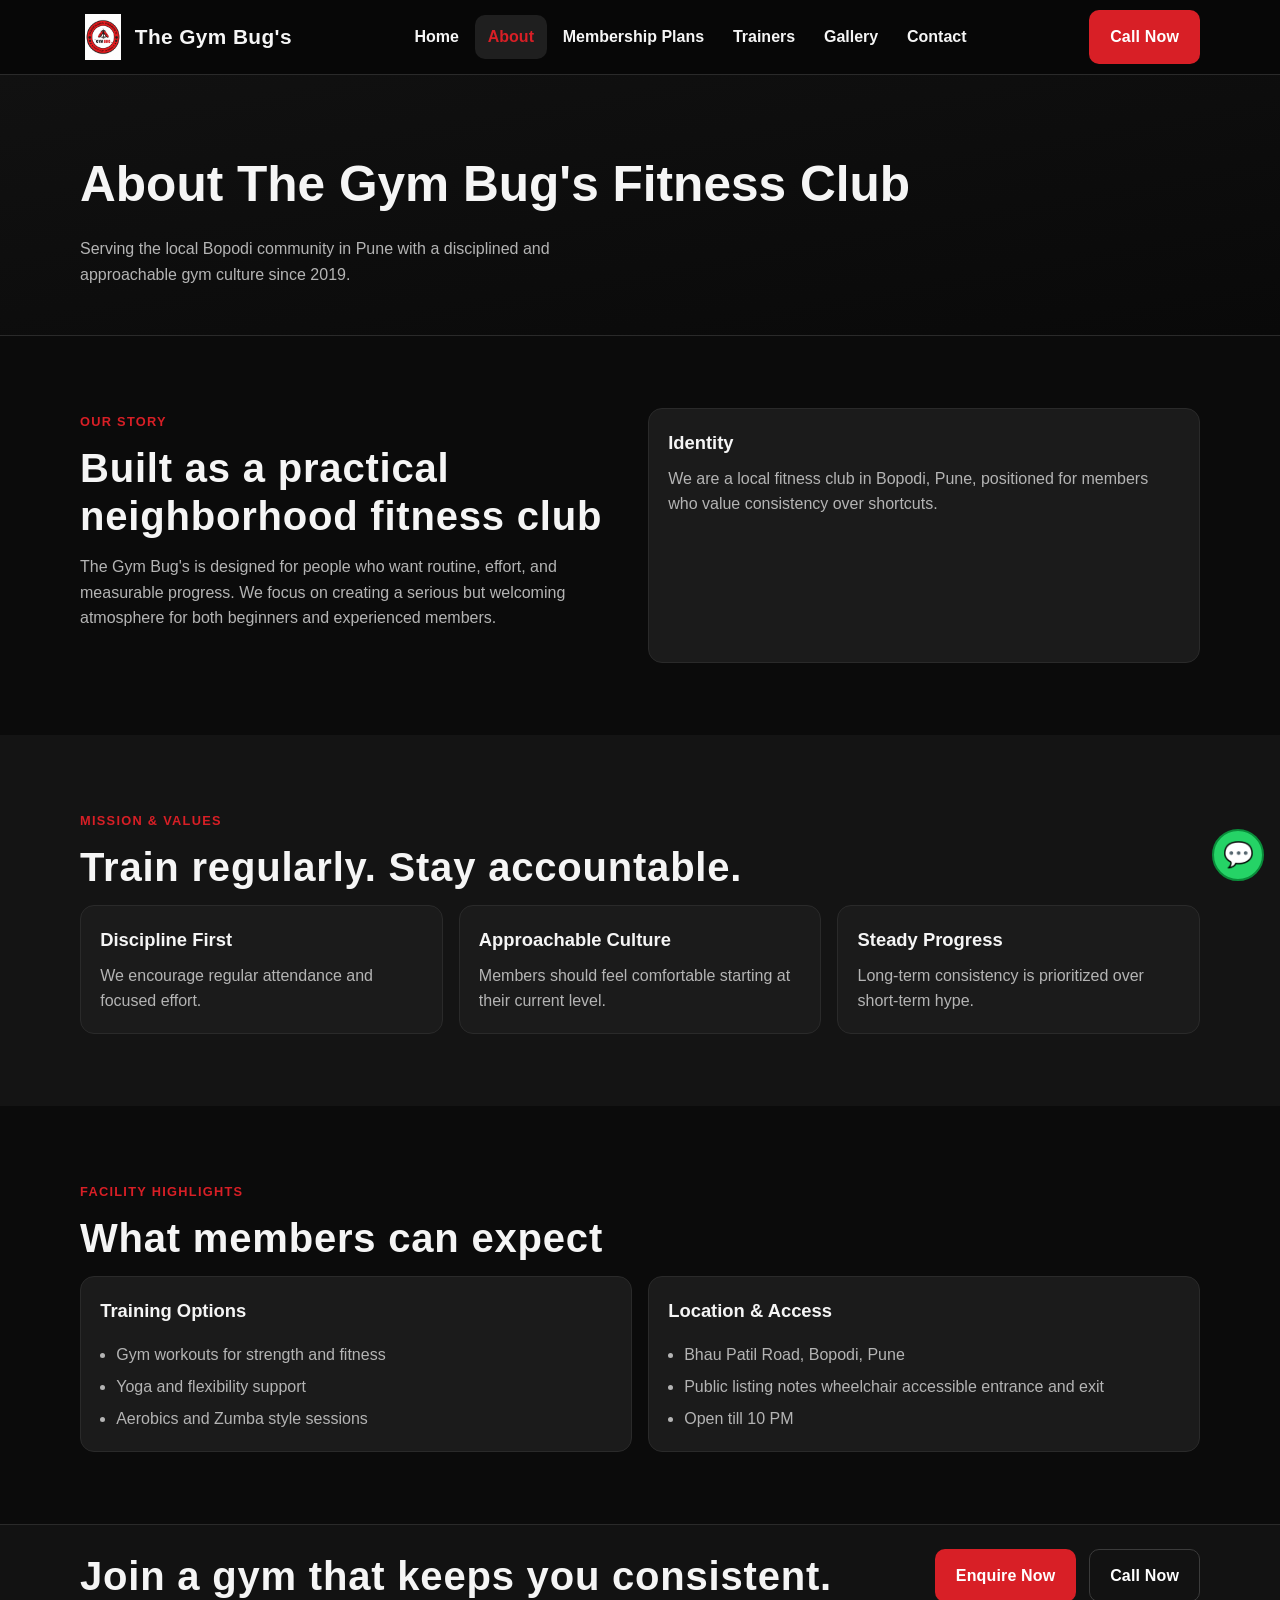
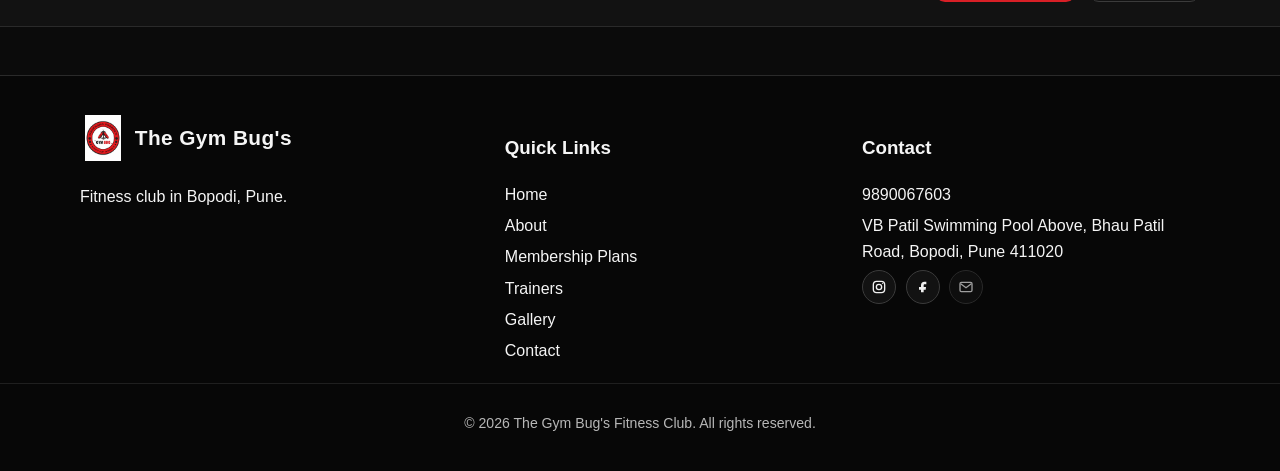
<file: about.html>
<!doctype html>
<html lang="en">
  <head>
    <meta charset="UTF-8" />
    <meta name="viewport" content="width=device-width, initial-scale=1.0" />
    <title>About The Gym Bug's | Fitness Club in Bopodi Pune</title>
    <meta
      name="description"
      content="Learn about The Gym Bug's Fitness Club in Bopodi, Pune. A practical local gym environment focused on discipline and regular training."
    />
    <link rel="stylesheet" href="styles.css" />
  </head>
  <body>
    <header class="site-header">
      <div class="container">
        <a class="logo" href="index.html"><img src="/assets/pics/Gymbugs_logo (2).png" alt="The Gym Bug's logo" /> <span>The Gym Bug's</span></a>
        <button class="menu-toggle" data-menu-toggle aria-label="Open menu">☰</button>
        <nav class="main-nav" data-mobile-menu aria-label="Primary navigation" aria-hidden="true">
          <div class="menu-top">
            <strong>Menu</strong>
            <button class="menu-close" data-menu-close aria-label="Close menu">✕</button>
          </div>
          <ul class="nav-list">
            <li><a data-close-menu href="index.html">Home</a></li>
            <li><a class="active" data-close-menu href="index.html#about">About</a></li>
            <li><a data-close-menu href="index.html#plans">Membership Plans</a></li>
            <li><a data-close-menu href="index.html#trainers">Trainers</a></li>
            <li><a data-close-menu href="index.html#gallery">Gallery</a></li>
            <li><a data-close-menu href="index.html#contact">Contact</a></li>
          </ul>
        </nav>
        <a class="btn btn-primary desktop-cta" href="tel:+919890067603">Call Now</a>
      </div>
    </header>
    <div class="nav-overlay" data-menu-overlay></div>

    <main>
      <section class="page-hero">
        <div class="container">
          <h1>About The Gym Bug's Fitness Club</h1>
          <p>Serving the local Bopodi community in Pune with a disciplined and approachable gym culture since 2019.</p>
        </div>
      </section>

      <section class="section">
        <div class="container grid grid-2">
          <div>
            <span class="eyebrow">Our Story</span>
            <h2 class="section-title">Built as a practical neighborhood fitness club</h2>
            <p class="section-subtitle">
              The Gym Bug's is designed for people who want routine, effort, and measurable progress. We focus on
              creating a serious but welcoming atmosphere for both beginners and experienced members.
            </p>
          </div>
          <div class="card">
            <h3>Identity</h3>
            <p>
              We are a local fitness club in Bopodi, Pune, positioned for members who value consistency over shortcuts.
            </p>
          </div>
        </div>
      </section>

      <section class="section section-light">
        <div class="container">
          <span class="eyebrow">Mission &amp; Values</span>
          <h2 class="section-title">Train regularly. Stay accountable.</h2>
          <div class="grid grid-3">
            <article class="card">
              <h3>Discipline First</h3>
              <p>We encourage regular attendance and focused effort.</p>
            </article>
            <article class="card">
              <h3>Approachable Culture</h3>
              <p>Members should feel comfortable starting at their current level.</p>
            </article>
            <article class="card">
              <h3>Steady Progress</h3>
              <p>Long-term consistency is prioritized over short-term hype.</p>
            </article>
          </div>
        </div>
      </section>

      <section class="section">
        <div class="container">
          <span class="eyebrow">Facility Highlights</span>
          <h2 class="section-title">What members can expect</h2>
          <div class="grid grid-2">
            <div class="card">
              <h3>Training Options</h3>
              <ul class="list">
                <li>Gym workouts for strength and fitness</li>
                <li>Yoga and flexibility support</li>
                <li>Aerobics and Zumba style sessions</li>
              </ul>
            </div>
            <div class="card">
              <h3>Location &amp; Access</h3>
              <ul class="list">
                <li>Bhau Patil Road, Bopodi, Pune</li>
                <li>Public listing notes wheelchair accessible entrance and exit</li>
                <li>Open till 10 PM</li>
              </ul>
            </div>
          </div>
        </div>
      </section>

      <section class="cta-band">
        <div class="container">
          <h2 class="section-title" style="margin:0;">Join a gym that keeps you consistent.</h2>
          <div class="hero-actions">
            <a class="btn btn-primary" href="contact.html">Enquire Now</a>
            <a class="btn btn-secondary" href="tel:+919890067603">Call Now</a>
          </div>
        </div>
      </section>
    </main>

    <footer class="site-footer">
      <div class="container footer-grid">
        <div>
          <a class="logo" href="index.html"><img src="/assets/pics/Gymbugs_logo (2).png" alt="The Gym Bug's logo" /> <span>The Gym Bug's</span></a>
          <p>Fitness club in Bopodi, Pune.</p>
        </div>
        <div>
          <h3>Quick Links</h3>
          <ul class="footer-list">
            <li><a href="index.html">Home</a></li>
            <li><a href="about.html">About</a></li>
            <li><a href="membership.html">Membership Plans</a></li>
            <li><a href="trainers.html">Trainers</a></li>
            <li><a href="gallery.html">Gallery</a></li>
            <li><a href="contact.html">Contact</a></li>
          </ul>
        </div>
        <div>
          <h3>Contact</h3>
          <ul class="footer-list">
            <li><a href="tel:+919890067603">9890067603</a></li>
            <li>VB Patil Swimming Pool Above, Bhau Patil Road, Bopodi, Pune 411020</li>
            <li>
              <div class="social-icons" aria-label="Footer social links">
                <a class="social-icon" href="https://www.instagram.com/the_gym_bugs/" target="_blank" rel="noopener" aria-label="Instagram">
                  <svg viewBox="0 0 24 24" fill="none" aria-hidden="true"><rect x="3.5" y="3.5" width="17" height="17" rx="5" stroke="currentColor" stroke-width="2"/><circle cx="12" cy="12" r="4" stroke="currentColor" stroke-width="2"/><circle cx="17.5" cy="6.5" r="1" fill="currentColor"/></svg>
                </a>
                <a class="social-icon" href="https://www.facebook.com/share/18ibA7wGpL/" target="_blank" rel="noopener" aria-label="Facebook">
                  <svg viewBox="0 0 24 24" fill="none" aria-hidden="true"><path d="M14.5 8H17V4h-2.8C10.9 4 9 6 9 9.5V12H6v4h3v4h4v-4h3l.5-4H13V9.7c0-1 .4-1.7 1.5-1.7Z" fill="currentColor"/></svg>
                </a>
                <span class="social-icon disabled" aria-label="Email coming soon">
                  <svg viewBox="0 0 24 24" fill="none" aria-hidden="true"><rect x="3" y="5" width="18" height="14" rx="2" stroke="currentColor" stroke-width="2"/><path d="m4 7 8 6 8-6" stroke="currentColor" stroke-width="2"/></svg>
                </span>
              </div>
            </li>
          </ul>
        </div>
      </div>
      <div class="footer-bottom">
        <p>&copy; 2026 The Gym Bug's Fitness Club. All rights reserved.</p>
      </div>
    </footer>

    <div class="floating-whatsapp">
      <a href="https://wa.me/919890067603" target="_blank" rel="noopener" aria-label="Chat on WhatsApp">💬</a>
    </div>
    <div class="mobile-sticky-cta">
      <a class="btn btn-primary" href="tel:+919890067603">Call Now</a>
      <a class="btn btn-secondary" href="https://wa.me/919890067603" target="_blank" rel="noopener">WhatsApp</a>
    </div>
    <script src="script.js"></script>
  </body>
</html>
</file>
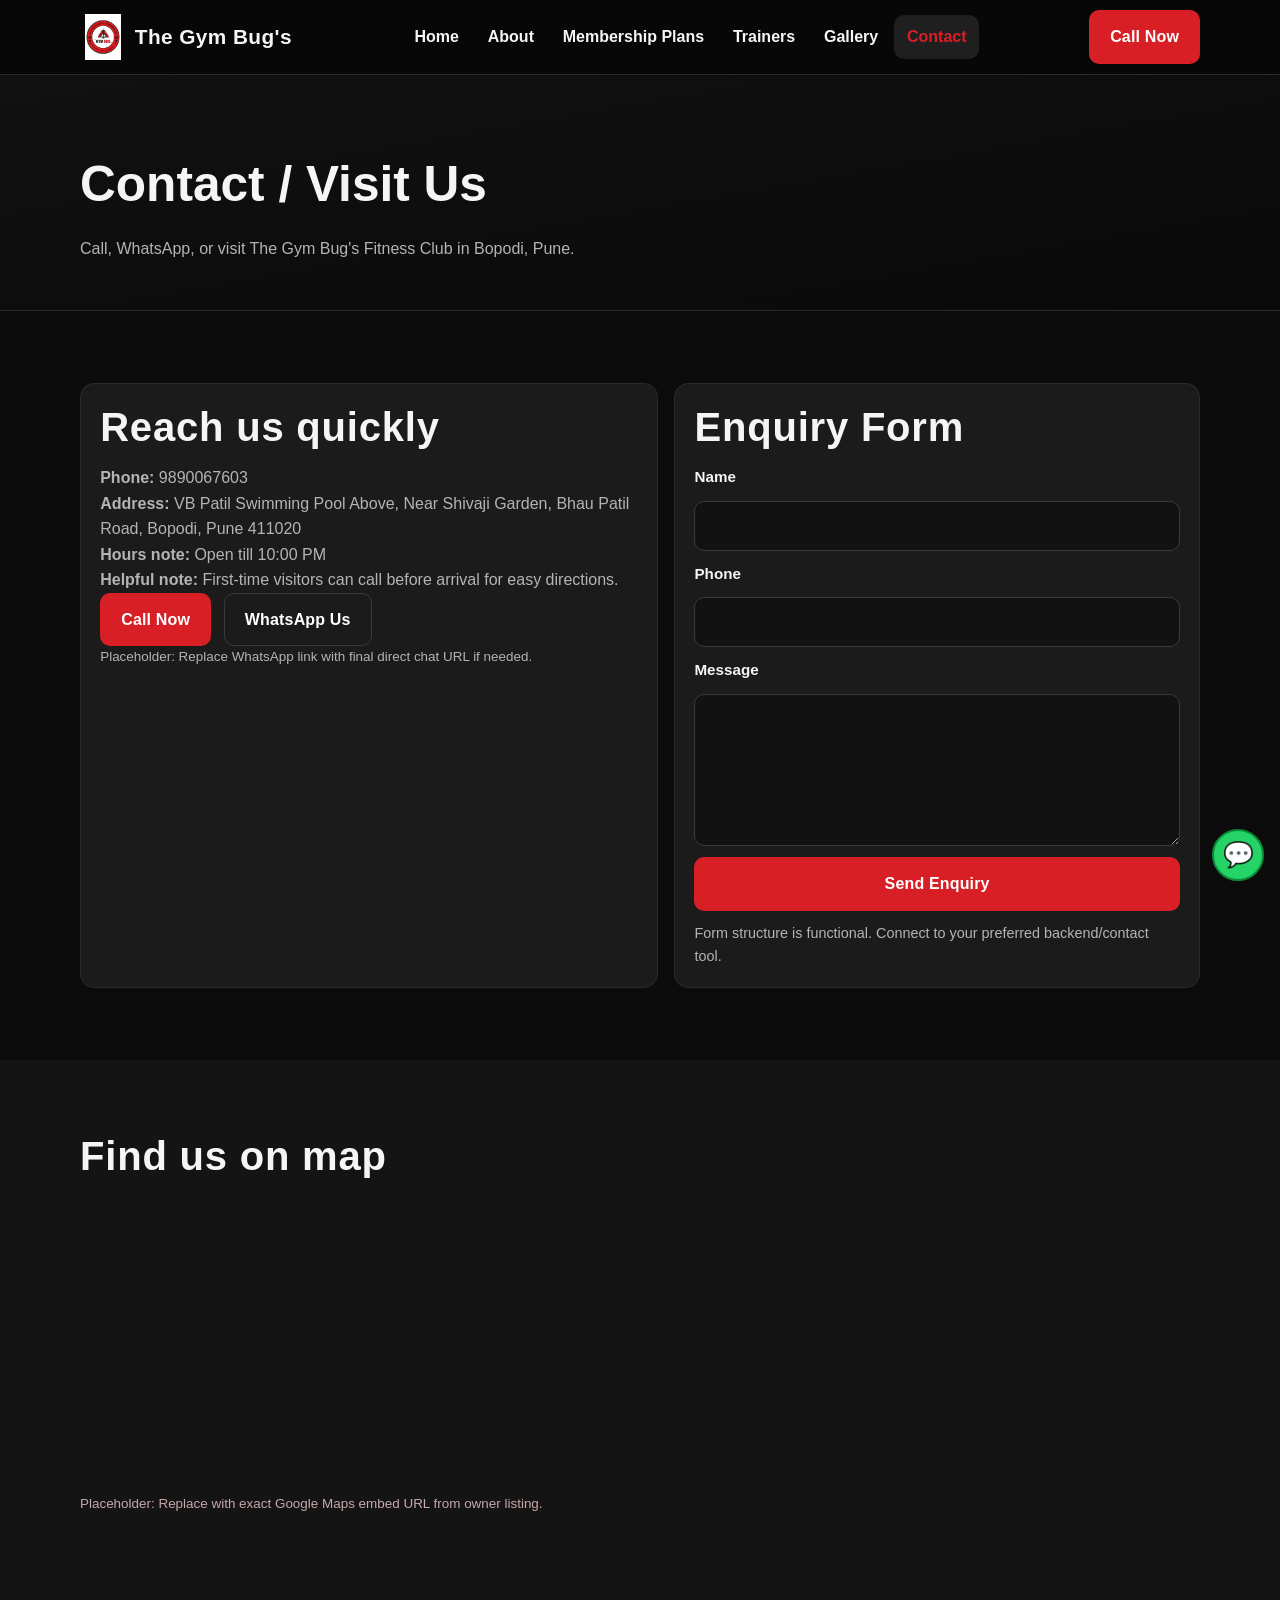
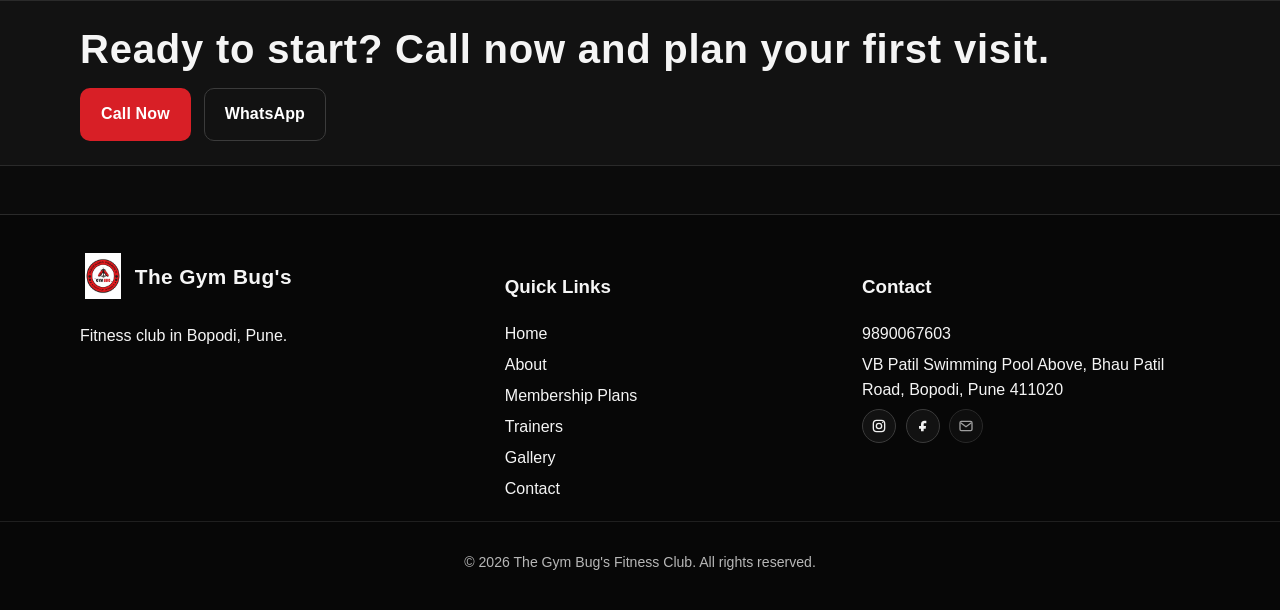
<file: contact.html>
<!doctype html>
<html lang="en">
  <head>
    <meta charset="UTF-8" />
    <meta name="viewport" content="width=device-width, initial-scale=1.0" />
    <title>Contact & Visit Us | The Gym Bug's Bopodi Pune</title>
    <meta
      name="description"
      content="Call or visit The Gym Bug's Fitness Club in Bopodi, Pune. Get address, map, opening note, and enquiry form."
    />
    <link rel="stylesheet" href="styles.css" />
  </head>
  <body>
    <header class="site-header">
      <div class="container">
        <a class="logo" href="index.html"><img src="/assets/pics/Gymbugs_logo (2).png" alt="The Gym Bug's logo" /> <span>The Gym Bug's</span></a>
        <button class="menu-toggle" data-menu-toggle aria-label="Open menu">☰</button>
        <nav class="main-nav" data-mobile-menu aria-label="Primary navigation" aria-hidden="true">
          <div class="menu-top">
            <strong>Menu</strong>
            <button class="menu-close" data-menu-close aria-label="Close menu">✕</button>
          </div>
          <ul class="nav-list">
            <li><a data-close-menu href="index.html">Home</a></li>
            <li><a data-close-menu href="index.html#about">About</a></li>
            <li><a data-close-menu href="index.html#plans">Membership Plans</a></li>
            <li><a data-close-menu href="index.html#trainers">Trainers</a></li>
            <li><a data-close-menu href="index.html#gallery">Gallery</a></li>
            <li><a class="active" data-close-menu href="index.html#contact">Contact</a></li>
          </ul>
        </nav>
        <a class="btn btn-primary desktop-cta" href="tel:+919890067603">Call Now</a>
      </div>
    </header>
    <div class="nav-overlay" data-menu-overlay></div>

    <main>
      <section class="page-hero">
        <div class="container">
          <h1>Contact / Visit Us</h1>
          <p>Call, WhatsApp, or visit The Gym Bug's Fitness Club in Bopodi, Pune.</p>
        </div>
      </section>

      <section class="section">
        <div class="container contact-wrap">
          <div class="card">
            <h2 class="section-title">Reach us quickly</h2>
            <p><strong>Phone:</strong> <a href="tel:+919890067603">9890067603</a></p>
            <p>
              <strong>Address:</strong> VB Patil Swimming Pool Above, Near Shivaji Garden, Bhau Patil Road,
              Bopodi, Pune 411020
            </p>
            <p><strong>Hours note:</strong> Open till 10:00 PM</p>
            <p><strong>Helpful note:</strong> First-time visitors can call before arrival for easy directions.</p>
            <div class="hero-actions">
              <a class="btn btn-primary" href="tel:+919890067603">Call Now</a>
              <a class="btn btn-secondary" href="https://wa.me/919890067603" target="_blank" rel="noopener">WhatsApp Us</a>
            </div>
            <p class="placeholder-note">Placeholder: Replace WhatsApp link with final direct chat URL if needed.</p>
          </div>
          <div class="card">
            <h2 class="section-title">Enquiry Form</h2>
            <form class="form" action="#" method="post">
              <label for="name">Name</label>
              <input id="name" name="name" type="text" required />
              <label for="phone">Phone</label>
              <input id="phone" name="phone" type="tel" required />
              <label for="message">Message</label>
              <textarea id="message" name="message" rows="5" required></textarea>
              <button class="btn btn-primary btn-block" type="submit">Send Enquiry</button>
              <p class="form-note">Form structure is functional. Connect to your preferred backend/contact tool.</p>
            </form>
          </div>
        </div>
      </section>

      <section class="section section-light">
        <div class="container">
          <h2 class="section-title">Find us on map</h2>
          <div class="map-box">
            <iframe
              title="Map placeholder for The Gym Bug's location in Bopodi Pune"
              src="https://maps.google.com/maps?q=Bopodi%20Pune&t=&z=13&ie=UTF8&iwloc=&output=embed"
              loading="lazy"
            ></iframe>
          </div>
          <p class="placeholder-note">Placeholder: Replace with exact Google Maps embed URL from owner listing.</p>
        </div>
      </section>

      <section class="cta-band">
        <div class="container">
          <h2 class="section-title" style="margin:0;">Ready to start? Call now and plan your first visit.</h2>
          <div class="hero-actions">
            <a class="btn btn-primary" href="tel:+919890067603">Call Now</a>
            <a class="btn btn-secondary" href="https://wa.me/919890067603" target="_blank" rel="noopener">WhatsApp</a>
          </div>
        </div>
      </section>
    </main>

    <footer class="site-footer">
      <div class="container footer-grid">
        <div>
          <a class="logo" href="index.html"><img src="/assets/pics/Gymbugs_logo (2).png" alt="The Gym Bug's logo" /> <span>The Gym Bug's</span></a>
          <p>Fitness club in Bopodi, Pune.</p>
        </div>
        <div>
          <h3>Quick Links</h3>
          <ul class="footer-list">
            <li><a href="index.html">Home</a></li>
            <li><a href="about.html">About</a></li>
            <li><a href="membership.html">Membership Plans</a></li>
            <li><a href="trainers.html">Trainers</a></li>
            <li><a href="gallery.html">Gallery</a></li>
            <li><a href="contact.html">Contact</a></li>
          </ul>
        </div>
        <div>
          <h3>Contact</h3>
          <ul class="footer-list">
            <li><a href="tel:+919890067603">9890067603</a></li>
            <li>VB Patil Swimming Pool Above, Bhau Patil Road, Bopodi, Pune 411020</li>
            <li>
              <div class="social-icons" aria-label="Footer social links">
                <a class="social-icon" href="https://www.instagram.com/the_gym_bugs/" target="_blank" rel="noopener" aria-label="Instagram">
                  <svg viewBox="0 0 24 24" fill="none" aria-hidden="true"><rect x="3.5" y="3.5" width="17" height="17" rx="5" stroke="currentColor" stroke-width="2"/><circle cx="12" cy="12" r="4" stroke="currentColor" stroke-width="2"/><circle cx="17.5" cy="6.5" r="1" fill="currentColor"/></svg>
                </a>
                <a class="social-icon" href="https://www.facebook.com/share/18ibA7wGpL/" target="_blank" rel="noopener" aria-label="Facebook">
                  <svg viewBox="0 0 24 24" fill="none" aria-hidden="true"><path d="M14.5 8H17V4h-2.8C10.9 4 9 6 9 9.5V12H6v4h3v4h4v-4h3l.5-4H13V9.7c0-1 .4-1.7 1.5-1.7Z" fill="currentColor"/></svg>
                </a>
                <span class="social-icon disabled" aria-label="Email coming soon">
                  <svg viewBox="0 0 24 24" fill="none" aria-hidden="true"><rect x="3" y="5" width="18" height="14" rx="2" stroke="currentColor" stroke-width="2"/><path d="m4 7 8 6 8-6" stroke="currentColor" stroke-width="2"/></svg>
                </span>
              </div>
            </li>
          </ul>
        </div>
      </div>
      <div class="footer-bottom">
        <p>&copy; 2026 The Gym Bug's Fitness Club. All rights reserved.</p>
      </div>
    </footer>

    <div class="floating-whatsapp">
      <a href="https://wa.me/919890067603" target="_blank" rel="noopener" aria-label="Chat on WhatsApp">💬</a>
    </div>
    <div class="mobile-sticky-cta">
      <a class="btn btn-primary" href="tel:+919890067603">Call Now</a>
      <a class="btn btn-secondary" href="https://wa.me/919890067603" target="_blank" rel="noopener">WhatsApp</a>
    </div>
    <script src="script.js"></script>
  </body>
</html>
</file>
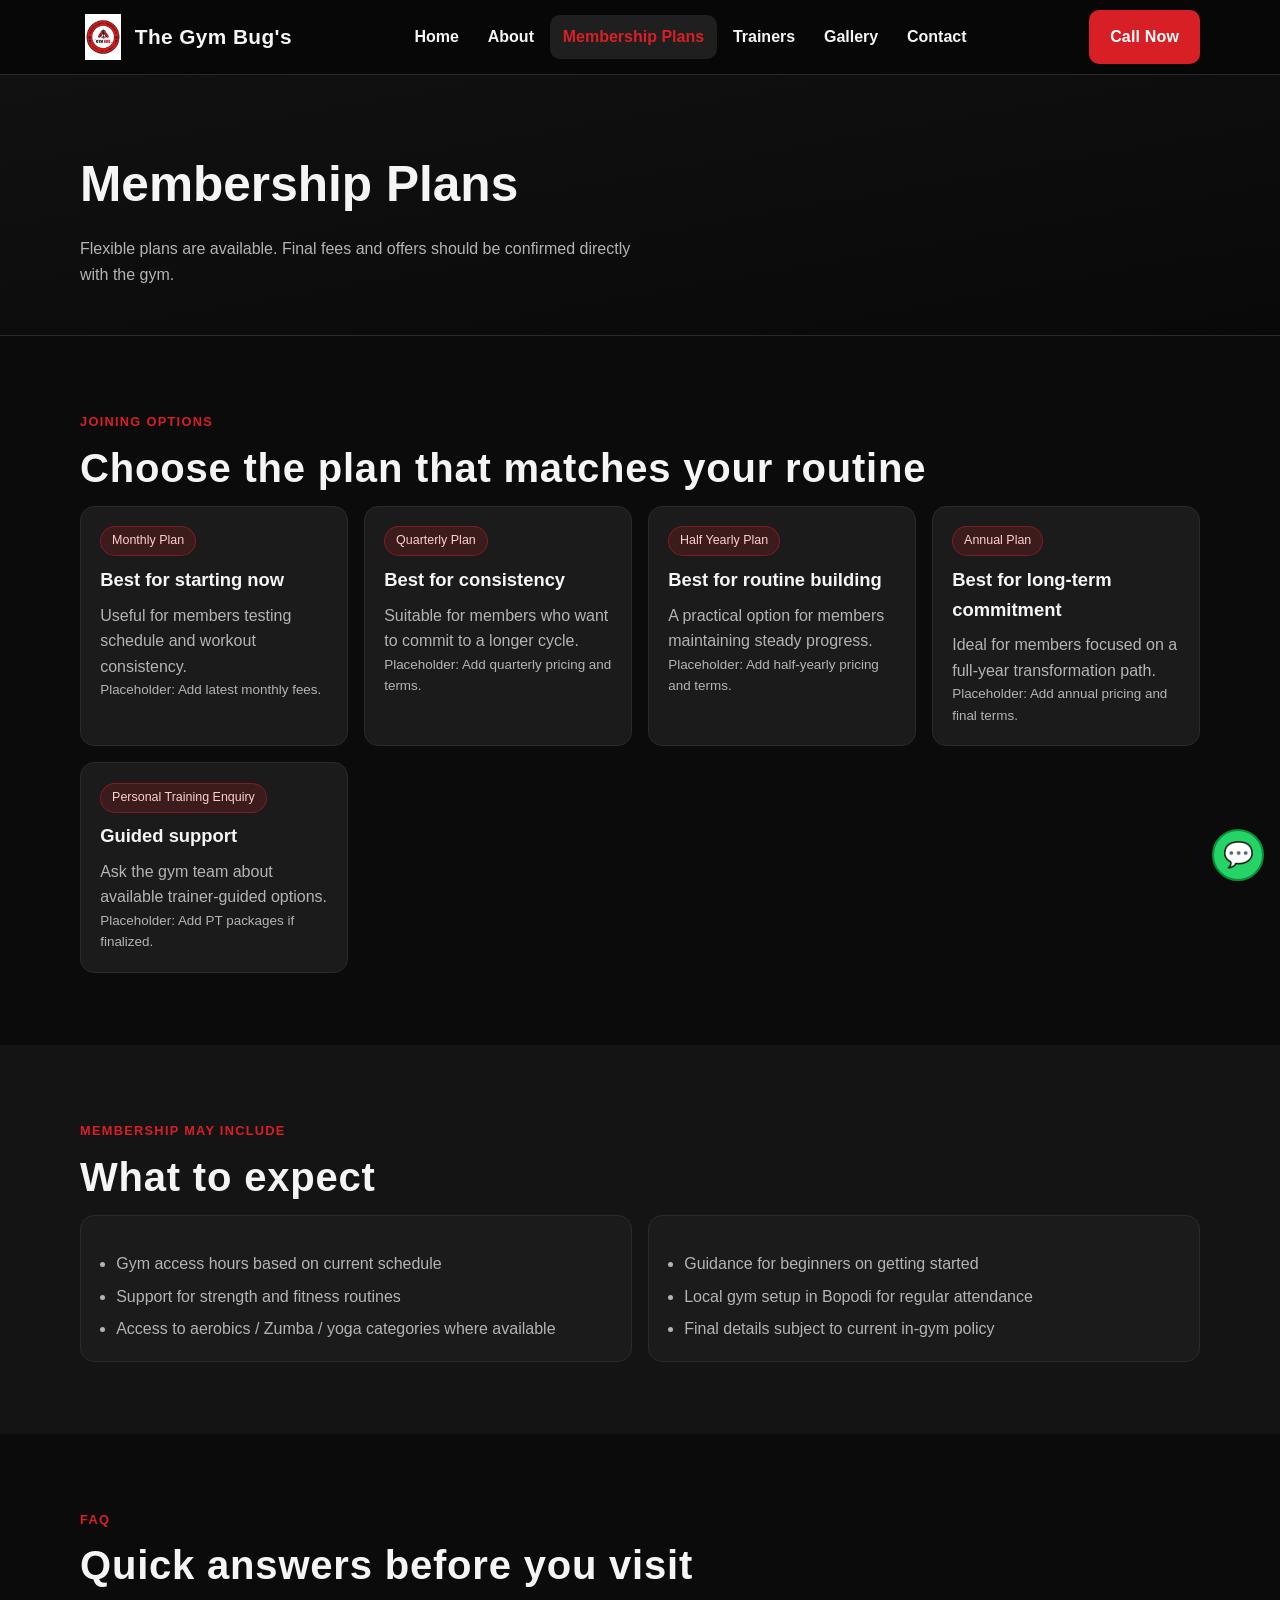
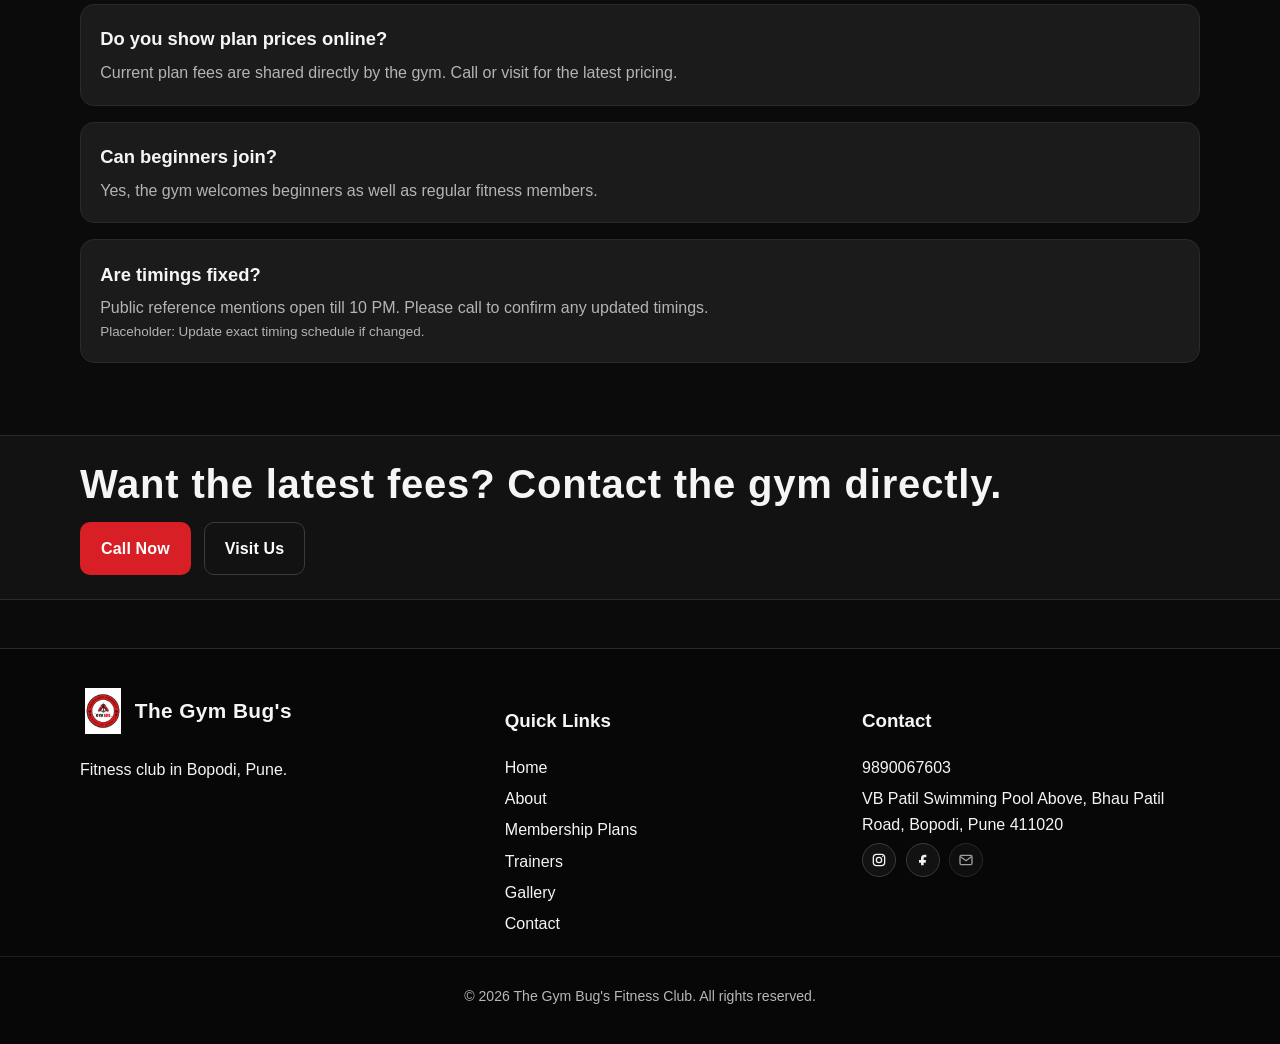
<file: membership.html>
<!doctype html>
<html lang="en">
  <head>
    <meta charset="UTF-8" />
    <meta name="viewport" content="width=device-width, initial-scale=1.0" />
    <title>Membership Plans | The Gym Bug's Pune</title>
    <meta
      name="description"
      content="Explore membership options at The Gym Bug's Fitness Club in Bopodi, Pune. Contact the gym for latest fees and joining details."
    />
    <link rel="stylesheet" href="styles.css" />
  </head>
  <body>
    <header class="site-header">
      <div class="container">
        <a class="logo" href="index.html"><img src="/assets/pics/Gymbugs_logo (2).png" alt="The Gym Bug's logo" /> <span>The Gym Bug's</span></a>
        <button class="menu-toggle" data-menu-toggle aria-label="Open menu">☰</button>
        <nav class="main-nav" data-mobile-menu aria-label="Primary navigation" aria-hidden="true">
          <div class="menu-top">
            <strong>Menu</strong>
            <button class="menu-close" data-menu-close aria-label="Close menu">✕</button>
          </div>
          <ul class="nav-list">
            <li><a data-close-menu href="index.html">Home</a></li>
            <li><a data-close-menu href="index.html#about">About</a></li>
            <li><a class="active" data-close-menu href="index.html#plans">Membership Plans</a></li>
            <li><a data-close-menu href="index.html#trainers">Trainers</a></li>
            <li><a data-close-menu href="index.html#gallery">Gallery</a></li>
            <li><a data-close-menu href="index.html#contact">Contact</a></li>
          </ul>
        </nav>
        <a class="btn btn-primary desktop-cta" href="tel:+919890067603">Call Now</a>
      </div>
    </header>
    <div class="nav-overlay" data-menu-overlay></div>

    <main>
      <section class="page-hero">
        <div class="container">
          <h1>Membership Plans</h1>
          <p>Flexible plans are available. Final fees and offers should be confirmed directly with the gym.</p>
        </div>
      </section>

      <section class="section">
        <div class="container">
          <span class="eyebrow">Joining Options</span>
          <h2 class="section-title">Choose the plan that matches your routine</h2>
          <div class="grid grid-3">
            <article class="card">
              <span class="plan-tag">Monthly Plan</span>
              <h3>Best for starting now</h3>
              <p>Useful for members testing schedule and workout consistency.</p>
              <p class="placeholder-note">Placeholder: Add latest monthly fees.</p>
            </article>
            <article class="card">
              <span class="plan-tag">Quarterly Plan</span>
              <h3>Best for consistency</h3>
              <p>Suitable for members who want to commit to a longer cycle.</p>
              <p class="placeholder-note">Placeholder: Add quarterly pricing and terms.</p>
            </article>
            <article class="card">
              <span class="plan-tag">Half Yearly Plan</span>
              <h3>Best for routine building</h3>
              <p>A practical option for members maintaining steady progress.</p>
              <p class="placeholder-note">Placeholder: Add half-yearly pricing and terms.</p>
            </article>
            <article class="card">
              <span class="plan-tag">Annual Plan</span>
              <h3>Best for long-term commitment</h3>
              <p>Ideal for members focused on a full-year transformation path.</p>
              <p class="placeholder-note">Placeholder: Add annual pricing and final terms.</p>
            </article>
            <article class="card">
              <span class="plan-tag">Personal Training Enquiry</span>
              <h3>Guided support</h3>
              <p>Ask the gym team about available trainer-guided options.</p>
              <p class="placeholder-note">Placeholder: Add PT packages if finalized.</p>
            </article>
          </div>
        </div>
      </section>

      <section class="section section-light">
        <div class="container">
          <span class="eyebrow">Membership May Include</span>
          <h2 class="section-title">What to expect</h2>
          <div class="grid grid-2">
            <div class="card">
              <ul class="list">
                <li>Gym access hours based on current schedule</li>
                <li>Support for strength and fitness routines</li>
                <li>Access to aerobics / Zumba / yoga categories where available</li>
              </ul>
            </div>
            <div class="card">
              <ul class="list">
                <li>Guidance for beginners on getting started</li>
                <li>Local gym setup in Bopodi for regular attendance</li>
                <li>Final details subject to current in-gym policy</li>
              </ul>
            </div>
          </div>
        </div>
      </section>

      <section class="section">
        <div class="container">
          <span class="eyebrow">FAQ</span>
          <h2 class="section-title">Quick answers before you visit</h2>
          <div class="faq-item card">
            <h3>Do you show plan prices online?</h3>
            <p>Current plan fees are shared directly by the gym. Call or visit for the latest pricing.</p>
          </div>
          <div class="faq-item card">
            <h3>Can beginners join?</h3>
            <p>Yes, the gym welcomes beginners as well as regular fitness members.</p>
          </div>
          <div class="faq-item card">
            <h3>Are timings fixed?</h3>
            <p>Public reference mentions open till 10 PM. Please call to confirm any updated timings.</p>
            <p class="placeholder-note">Placeholder: Update exact timing schedule if changed.</p>
          </div>
        </div>
      </section>

      <section class="cta-band">
        <div class="container">
          <h2 class="section-title" style="margin:0;">Want the latest fees? Contact the gym directly.</h2>
          <div class="hero-actions">
            <a class="btn btn-primary" href="tel:+919890067603">Call Now</a>
            <a class="btn btn-secondary" href="contact.html">Visit Us</a>
          </div>
        </div>
      </section>
    </main>

    <footer class="site-footer">
      <div class="container footer-grid">
        <div>
          <a class="logo" href="index.html"><img src="/assets/pics/Gymbugs_logo (2).png" alt="The Gym Bug's logo" /> <span>The Gym Bug's</span></a>
          <p>Fitness club in Bopodi, Pune.</p>
        </div>
        <div>
          <h3>Quick Links</h3>
          <ul class="footer-list">
            <li><a href="index.html">Home</a></li>
            <li><a href="about.html">About</a></li>
            <li><a href="membership.html">Membership Plans</a></li>
            <li><a href="trainers.html">Trainers</a></li>
            <li><a href="gallery.html">Gallery</a></li>
            <li><a href="contact.html">Contact</a></li>
          </ul>
        </div>
        <div>
          <h3>Contact</h3>
          <ul class="footer-list">
            <li><a href="tel:+919890067603">9890067603</a></li>
            <li>VB Patil Swimming Pool Above, Bhau Patil Road, Bopodi, Pune 411020</li>
            <li>
              <div class="social-icons" aria-label="Footer social links">
                <a class="social-icon" href="https://www.instagram.com/the_gym_bugs/" target="_blank" rel="noopener" aria-label="Instagram">
                  <svg viewBox="0 0 24 24" fill="none" aria-hidden="true"><rect x="3.5" y="3.5" width="17" height="17" rx="5" stroke="currentColor" stroke-width="2"/><circle cx="12" cy="12" r="4" stroke="currentColor" stroke-width="2"/><circle cx="17.5" cy="6.5" r="1" fill="currentColor"/></svg>
                </a>
                <a class="social-icon" href="https://www.facebook.com/share/18ibA7wGpL/" target="_blank" rel="noopener" aria-label="Facebook">
                  <svg viewBox="0 0 24 24" fill="none" aria-hidden="true"><path d="M14.5 8H17V4h-2.8C10.9 4 9 6 9 9.5V12H6v4h3v4h4v-4h3l.5-4H13V9.7c0-1 .4-1.7 1.5-1.7Z" fill="currentColor"/></svg>
                </a>
                <span class="social-icon disabled" aria-label="Email coming soon">
                  <svg viewBox="0 0 24 24" fill="none" aria-hidden="true"><rect x="3" y="5" width="18" height="14" rx="2" stroke="currentColor" stroke-width="2"/><path d="m4 7 8 6 8-6" stroke="currentColor" stroke-width="2"/></svg>
                </span>
              </div>
            </li>
          </ul>
        </div>
      </div>
      <div class="footer-bottom">
        <p>&copy; 2026 The Gym Bug's Fitness Club. All rights reserved.</p>
      </div>
    </footer>

    <div class="floating-whatsapp">
      <a href="https://wa.me/919890067603" target="_blank" rel="noopener" aria-label="Chat on WhatsApp">💬</a>
    </div>
    <div class="mobile-sticky-cta">
      <a class="btn btn-primary" href="tel:+919890067603">Call Now</a>
      <a class="btn btn-secondary" href="https://wa.me/919890067603" target="_blank" rel="noopener">WhatsApp</a>
    </div>
    <script src="script.js"></script>
  </body>
</html>
</file>
<file: styles.css>
:root {
  --bg: #0b0b0b;
  --bg-soft: #141414;
  --card: #1b1b1b;
  --text: #f5f5f5;
  --muted: #b4b4b4;
  --accent: #d81f26;
  --accent-dark: #a71217;
  --line: #2a2a2a;
  --white: #ffffff;
  --container: 1120px;
  --radius: 14px;
  --shadow: 0 14px 30px rgba(0, 0, 0, 0.3);
}

*,
*::before,
*::after {
  box-sizing: border-box;
}

html {
  scroll-behavior: smooth;
}

body {
  margin: 0;
  font-family: "Segoe UI", Tahoma, Geneva, Verdana, sans-serif;
  line-height: 1.6;
  background: var(--bg);
  color: var(--text);
}

img {
  display: block;
  width: 100%;
  height: auto;
}

a {
  color: inherit;
  text-decoration: none;
}

button,
input,
textarea {
  font: inherit;
}

.container {
  width: min(100% - 2rem, var(--container));
  margin-inline: auto;
}

.section {
  padding: 4.5rem 0;
}

.section-light {
  background: var(--bg-soft);
}

.section-title {
  margin: 0 0 0.9rem;
  font-size: clamp(1.6rem, 3.2vw, 2.5rem);
  line-height: 1.2;
  letter-spacing: 0.02em;
}

.section-subtitle {
  margin: 0 0 2rem;
  color: var(--muted);
  max-width: 64ch;
}

.text-accent {
  color: var(--accent);
}

.eyebrow {
  display: inline-block;
  margin-bottom: 0.7rem;
  color: var(--accent);
  text-transform: uppercase;
  letter-spacing: 0.1em;
  font-size: 0.8rem;
  font-weight: 700;
}

.skip-link {
  position: absolute;
  left: -999px;
  top: auto;
}

.skip-link:focus {
  left: 1rem;
  top: 1rem;
  background: var(--white);
  color: #000;
  padding: 0.6rem 1rem;
  border-radius: 0.4rem;
  z-index: 1001;
}

.top-bar {
  background: #050505;
  border-bottom: 1px solid var(--line);
  padding: 0.4rem 0;
}

.top-bar .container {
  display: flex;
  justify-content: space-between;
  align-items: center;
  gap: 1rem;
  font-size: 0.86rem;
  color: #d7d7d7;
}

.top-contact {
  display: flex;
  gap: 1rem;
  align-items: center;
  flex-wrap: wrap;
}

.top-contact strong {
  color: var(--accent);
}

.top-social {
  display: flex;
  gap: 1rem;
}

.social-icons {
  display: inline-flex;
  align-items: center;
  gap: 0.6rem;
}

.social-icon {
  display: inline-flex;
  align-items: center;
  justify-content: center;
  width: 34px;
  height: 34px;
  border: 1px solid #3b3b3b;
  border-radius: 50%;
  color: #f0f0f0;
  background: #121212;
  transition: border-color 0.2s ease, color 0.2s ease, transform 0.2s ease;
}

.social-icon:hover,
.social-icon:focus-visible {
  border-color: var(--accent);
  color: var(--accent);
  transform: translateY(-1px);
}

.social-icon svg {
  width: 16px;
  height: 16px;
}

.social-icon.disabled {
  opacity: 0.65;
  cursor: not-allowed;
}

.site-header {
  position: sticky;
  top: 0;
  z-index: 1000;
  background: rgba(8, 8, 8, 0.95);
  border-bottom: 1px solid var(--line);
  backdrop-filter: blur(5px);
}

.site-header .container {
  min-height: 74px;
  display: flex;
  align-items: center;
  justify-content: space-between;
}

.logo {
  display: inline-flex;
  align-items: center;
  gap: 0.55rem;
  font-size: 1.3rem;
  font-weight: 800;
  letter-spacing: 0.02em;
}

.logo img {
  width: 46px;
  height: 46px;
  object-fit: contain;
}

.logo-mark {
  display: inline-grid;
  place-items: center;
  width: 38px;
  height: 38px;
  border: 2px solid var(--accent);
  border-radius: 8px;
  color: var(--accent);
  font-weight: 900;
}

.main-nav {
  position: fixed;
  inset: 0 auto 0 0;
  width: min(84vw, 320px);
  transform: translateX(-100%);
  transition: transform 0.33s ease;
  background: #0f0f0f;
  border-right: 1px solid var(--line);
  padding: 1.1rem 1.2rem;
  z-index: 1002;
}

.main-nav.open {
  transform: translateX(0);
}

.menu-top {
  display: flex;
  justify-content: space-between;
  align-items: center;
  margin-bottom: 1.4rem;
}

.menu-close {
  border: none;
  background: var(--accent);
  color: var(--white);
  width: 42px;
  height: 42px;
  border-radius: 10px;
  font-size: 1.4rem;
  cursor: pointer;
  transform: translateX(-8px);
  transition: transform 0.25s ease, background 0.2s ease;
}

.menu-close:hover,
.menu-close:focus-visible {
  background: var(--accent-dark);
  transform: translateX(0);
}

.nav-list {
  list-style: none;
  margin: 0;
  padding: 0;
  display: grid;
  gap: 0.35rem;
}

.nav-list a {
  display: block;
  padding: 0.72rem 0.78rem;
  border-radius: 10px;
  color: var(--text);
  font-weight: 600;
}

.nav-list a:hover,
.nav-list a:focus-visible,
.nav-list a.active {
  background: #1f1f1f;
  color: var(--accent);
}

.nav-overlay {
  position: fixed;
  inset: 0;
  background: rgba(0, 0, 0, 0.6);
  opacity: 0;
  pointer-events: none;
  transition: opacity 0.25s ease;
  z-index: 1001;
}

.nav-overlay.show {
  opacity: 1;
  pointer-events: auto;
}

.menu-toggle {
  display: inline-flex;
  align-items: center;
  justify-content: center;
  border: 1px solid var(--line);
  background: #131313;
  color: var(--text);
  width: 44px;
  height: 44px;
  border-radius: 10px;
  cursor: pointer;
}

.menu-toggle:hover,
.menu-toggle:focus-visible {
  border-color: var(--accent);
  color: var(--accent);
}

.desktop-cta {
  display: none;
}

.btn {
  display: inline-flex;
  align-items: center;
  justify-content: center;
  gap: 0.4rem;
  padding: 0.8rem 1.25rem;
  border-radius: 10px;
  border: 1px solid transparent;
  font-weight: 700;
  letter-spacing: 0.01em;
  transition: all 0.2s ease;
}

.btn-primary {
  background: var(--accent);
  color: var(--white);
}

.btn-primary:hover,
.btn-primary:focus-visible {
  background: var(--accent-dark);
}

.btn-secondary {
  background: transparent;
  border-color: #3b3b3b;
  color: var(--white);
}

.btn-secondary:hover,
.btn-secondary:focus-visible {
  border-color: var(--accent);
  color: var(--accent);
}

.btn-block {
  width: 100%;
}

.hero {
  padding: 4.5rem 0 2.6rem;
  background:
    linear-gradient(150deg, rgba(0, 0, 0, 0.88), rgba(0, 0, 0, 0.48)),
    url("https://images.unsplash.com/photo-1540497077202-7c8a3999166f?auto=format&fit=crop&w=1500&q=80")
      center/cover no-repeat;
  border-bottom: 1px solid var(--line);
}

.hero-grid {
  display: grid;
  gap: 2rem;
}

.hero-content h1 {
  margin: 0 0 1rem;
  font-size: clamp(2.05rem, 8vw, 4.5rem);
  line-height: 1.05;
  max-width: 16ch;
  letter-spacing: 0.01em;
  text-transform: uppercase;
}

.hero-content p {
  margin: 0 0 1.4rem;
  color: #e8e8e8;
  max-width: 52ch;
}

.hero-actions {
  display: flex;
  flex-wrap: wrap;
  gap: 0.8rem;
}

.hero-visual {
  border-radius: var(--radius);
  overflow: hidden;
  box-shadow: var(--shadow);
  border: 1px solid #313131;
}

.hero-badge {
  margin-top: 1rem;
  display: inline-flex;
  align-items: center;
  gap: 0.45rem;
  background: rgba(216, 31, 38, 0.15);
  border: 1px solid rgba(216, 31, 38, 0.45);
  color: #f3c5c6;
  padding: 0.42rem 0.8rem;
  border-radius: 999px;
  font-size: 0.82rem;
}

.trust-strip {
  border-bottom: 1px solid var(--line);
  background: #101010;
}

.trust-grid {
  display: grid;
  grid-template-columns: repeat(2, minmax(0, 1fr));
  gap: 0.85rem;
  padding: 1.3rem 0;
}

.trust-item {
  border: 1px solid var(--line);
  background: #171717;
  border-radius: 10px;
  padding: 0.85rem;
  text-align: center;
  font-weight: 600;
}

.grid {
  display: grid;
  gap: 1rem;
}

.grid-2 {
  grid-template-columns: repeat(auto-fit, minmax(250px, 1fr));
}

.grid-3 {
  grid-template-columns: repeat(auto-fit, minmax(220px, 1fr));
}

.card {
  background: var(--card);
  border: 1px solid var(--line);
  border-radius: var(--radius);
  padding: 1.2rem;
}

.card h3 {
  margin: 0 0 0.5rem;
  font-size: 1.15rem;
}

.card p {
  margin: 0;
  color: var(--muted);
}

.list {
  margin: 1rem 0 0;
  padding-left: 1rem;
  color: var(--muted);
}

.list li + li {
  margin-top: 0.42rem;
}

.plan-tag {
  display: inline-block;
  background: rgba(216, 31, 38, 0.17);
  border: 1px solid rgba(216, 31, 38, 0.43);
  color: #ffcfd1;
  border-radius: 999px;
  padding: 0.25rem 0.68rem;
  font-size: 0.78rem;
  margin-bottom: 0.55rem;
}

.placeholder-note {
  display: block;
  margin-top: 0.7rem;
  font-size: 0.84rem;
  color: #c9a9aa;
}

.gallery-grid {
  display: grid;
  gap: 0.75rem;
  grid-template-columns: repeat(2, minmax(0, 1fr));
}

.gallery-grid img {
  border-radius: 12px;
  min-height: 140px;
  object-fit: cover;
  border: 1px solid #333;
}

.testimonial {
  position: relative;
}

.testimonial::before {
  content: "\201C";
  position: absolute;
  top: 0.7rem;
  right: 0.8rem;
  font-size: 2.3rem;
  color: #505050;
}

.cta-band {
  background: #121212;
  border-top: 1px solid var(--line);
  border-bottom: 1px solid var(--line);
}

.cta-band .container {
  padding: 1.5rem 0;
  display: flex;
  flex-wrap: wrap;
  gap: 0.9rem;
  justify-content: space-between;
  align-items: center;
}

.contact-wrap {
  display: grid;
  gap: 1rem;
}

.contact-info p {
  margin: 0.2rem 0 0.6rem;
  color: var(--muted);
}

.map-box iframe {
  width: 100%;
  min-height: 280px;
  border: 0;
  border-radius: 12px;
}

.form {
  display: grid;
  gap: 0.7rem;
}

.form label {
  font-weight: 600;
  font-size: 0.95rem;
}

.form input,
.form textarea {
  width: 100%;
  border: 1px solid #3a3a3a;
  background: #121212;
  color: var(--text);
  border-radius: 10px;
  padding: 0.7rem 0.8rem;
}

.form input:focus,
.form textarea:focus {
  outline: none;
  border-color: var(--accent);
}

.form-note {
  margin: 0;
  color: #cbcbcb;
  font-size: 0.9rem;
}

.faq-item + .faq-item {
  margin-top: 1rem;
}

.faq-item h3 {
  margin: 0 0 0.4rem;
}

.filter-bar {
  display: flex;
  gap: 0.6rem;
  flex-wrap: wrap;
  margin-bottom: 1rem;
}

.filter-btn {
  border: 1px solid #383838;
  background: #141414;
  color: var(--text);
  border-radius: 999px;
  padding: 0.4rem 0.9rem;
  cursor: pointer;
}

.filter-btn.active,
.filter-btn:hover {
  border-color: var(--accent);
  color: var(--accent);
}

.site-footer {
  margin-top: 3rem;
  border-top: 1px solid var(--line);
  background: #070707;
}

.footer-grid {
  padding: 2.4rem 0 1.2rem;
  display: grid;
  gap: 1.2rem;
  grid-template-columns: 1fr;
}

.footer-list {
  list-style: none;
  margin: 0;
  padding: 0;
}

.footer-list li + li {
  margin-top: 0.35rem;
}

.footer-bottom {
  border-top: 1px solid #1f1f1f;
  padding: 0.9rem 0 1.4rem;
  color: #b7b7b7;
  font-size: 0.88rem;
  text-align: center;
}

.floating-whatsapp {
  position: fixed;
  right: 1rem;
  bottom: 5.5rem;
  z-index: 998;
}

.floating-whatsapp a {
  width: 52px;
  height: 52px;
  border-radius: 50%;
  background: #25d366;
  color: #fff;
  display: grid;
  place-items: center;
  font-size: 1.55rem;
  border: 2px solid #0a8c3a;
}

.floating-whatsapp a:hover,
.floating-whatsapp a:focus-visible {
  transform: translateY(-2px);
}

.mobile-sticky-cta {
  position: fixed;
  left: 0;
  right: 0;
  bottom: 0;
  z-index: 997;
  display: grid;
  grid-template-columns: repeat(2, 1fr);
  gap: 0.5rem;
  padding: 0.5rem;
  background: rgba(8, 8, 8, 0.95);
  border-top: 1px solid var(--line);
}

.mobile-sticky-cta a {
  text-align: center;
}

.page-hero {
  padding: 4.4rem 0 3rem;
  border-bottom: 1px solid var(--line);
  background: linear-gradient(170deg, #111, #090909);
}

.page-hero h1 {
  margin: 0 0 0.7rem;
  font-size: clamp(1.8rem, 5vw, 3.1rem);
}

.page-hero p {
  margin: 0;
  color: var(--muted);
  max-width: 62ch;
}

@media (min-width: 700px) {
  .gallery-grid {
    grid-template-columns: repeat(3, minmax(0, 1fr));
  }

  .contact-wrap {
    grid-template-columns: 1.1fr 1fr;
  }

  .trust-grid {
    grid-template-columns: repeat(4, minmax(0, 1fr));
  }
}

@media (min-width: 900px) {
  .menu-toggle,
  .menu-top {
    display: none;
  }

  .main-nav {
    position: static;
    transform: none;
    width: auto;
    background: transparent;
    border: 0;
    padding: 0;
  }

  .nav-list {
    display: flex;
    align-items: center;
    gap: 0.2rem;
  }

  .nav-list a {
    padding: 0.55rem 0.8rem;
  }

  .desktop-cta {
    display: inline-flex;
  }

  .hero-grid {
    grid-template-columns: 1fr 0.95fr;
    align-items: center;
  }

  .footer-grid {
    grid-template-columns: 1.2fr 1fr 1fr;
  }

  .mobile-sticky-cta {
    display: none;
  }

  .floating-whatsapp {
    bottom: 1.2rem;
  }
}
</file>
